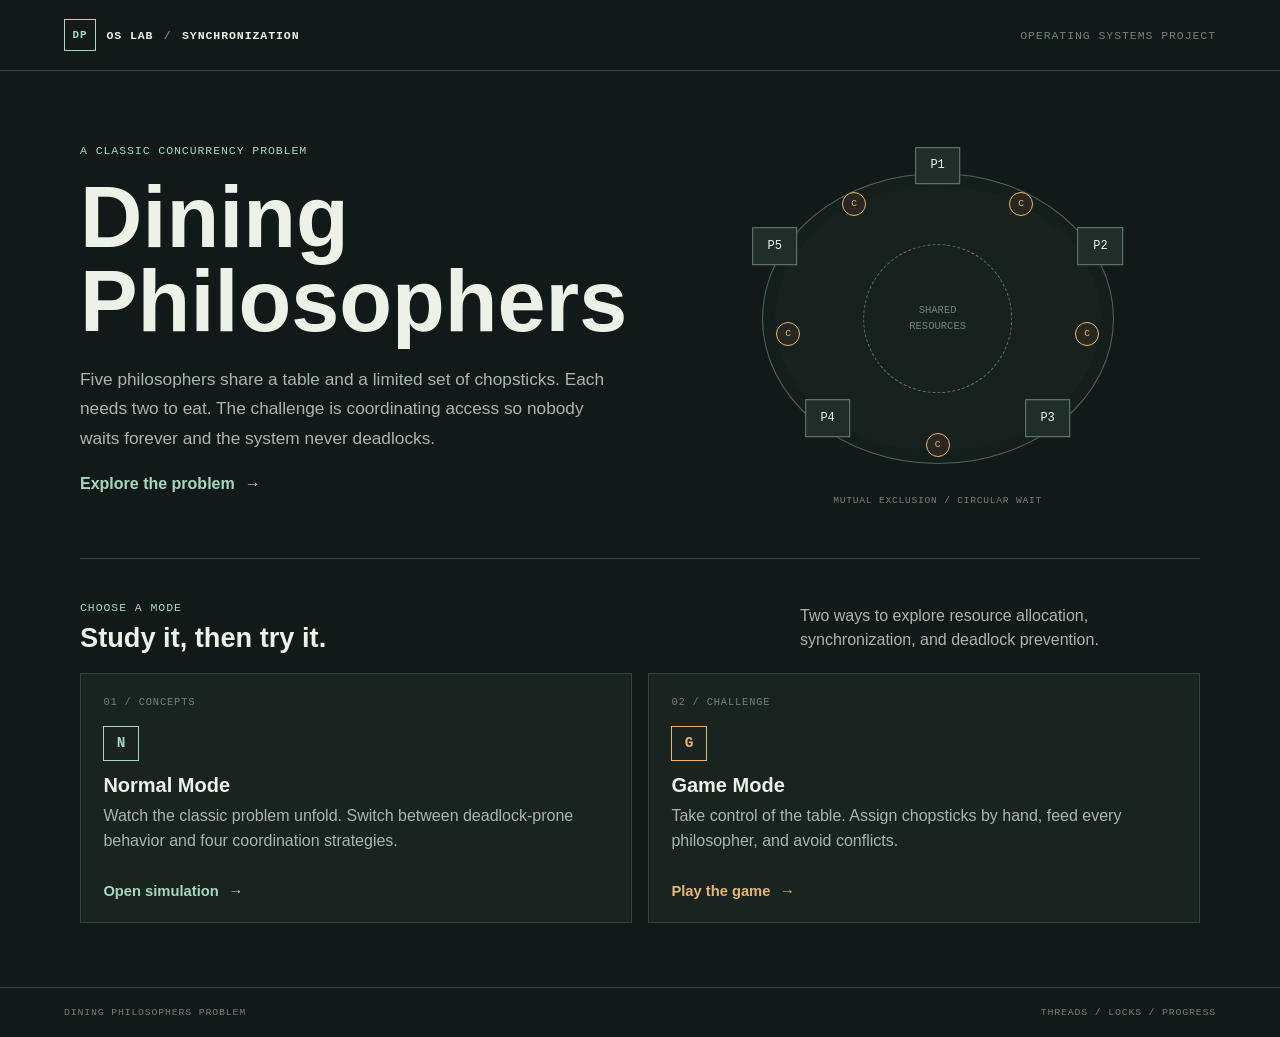
<file: index.html>
<!DOCTYPE html>
<html lang="en">
<head>
    <meta charset="UTF-8">
    <meta name="viewport" content="width=device-width, initial-scale=1.0">
    <meta name="theme-color" content="#111a18">
    <title>Dining Philosophers | OS Lab</title>
    <link rel="stylesheet" href="style.css">
</head>
<body>
    <header class="site-header">
        <a class="wordmark" href="index.html"><span class="wordmark-mark">DP</span> OS LAB <span class="wordmark-divider">/</span> SYNCHRONIZATION</a>
        <span class="header-note">OPERATING SYSTEMS PROJECT</span>
    </header>

    <main>
        <section class="intro">
            <div class="intro-copy">
                <p class="eyebrow">A CLASSIC CONCURRENCY PROBLEM</p>
                <h1>Dining<br>Philosophers</h1>
                <p class="intro-text">Five philosophers share a table and a limited set of chopsticks. Each needs two to eat. The challenge is coordinating access so nobody waits forever and the system never deadlocks.</p>
                <a class="text-link" href="normal.html">Explore the problem <span aria-hidden="true">&#8594;</span></a>
            </div>
            <div class="table-illustration" aria-label="A diagram of philosophers arranged around shared chopsticks">
                <div class="table-ring"></div>
                <span class="diagram-seat seat-a">P1</span>
                <span class="diagram-seat seat-b">P2</span>
                <span class="diagram-seat seat-c">P3</span>
                <span class="diagram-seat seat-d">P4</span>
                <span class="diagram-seat seat-e">P5</span>
                <span class="diagram-fork fork-a">C</span>
                <span class="diagram-fork fork-b">C</span>
                <span class="diagram-fork fork-c">C</span>
                <span class="diagram-fork fork-d">C</span>
                <span class="diagram-fork fork-e">C</span>
                <div class="diagram-center"><span>SHARED<br>RESOURCES</span></div>
                <span class="diagram-caption">MUTUAL EXCLUSION / CIRCULAR WAIT</span>
            </div>
        </section>

        <section class="mode-section" aria-labelledby="mode-heading">
            <div class="section-heading">
                <div>
                    <p class="eyebrow">CHOOSE A MODE</p>
                    <h2 id="mode-heading">Study it, then try it.</h2>
                </div>
                <p>Two ways to explore resource allocation, synchronization, and deadlock prevention.</p>
            </div>
            <div class="mode-grid">
                <a class="mode-card" href="normal.html">
                    <span class="mode-index">01 / CONCEPTS</span>
                    <span class="mode-icon" aria-hidden="true">N</span>
                    <h3>Normal Mode</h3>
                    <p>Watch the classic problem unfold. Switch between deadlock-prone behavior and four coordination strategies.</p>
                    <span class="mode-action">Open simulation <span aria-hidden="true">&#8594;</span></span>
                </a>
                <a class="mode-card game-card" href="game.html">
                    <span class="mode-index">02 / CHALLENGE</span>
                    <span class="mode-icon" aria-hidden="true">G</span>
                    <h3>Game Mode</h3>
                    <p>Take control of the table. Assign chopsticks by hand, feed every philosopher, and avoid conflicts.</p>
                    <span class="mode-action">Play the game <span aria-hidden="true">&#8594;</span></span>
                </a>
            </div>
        </section>
    </main>

    <footer class="site-footer"><span>DINING PHILOSOPHERS PROBLEM</span><span>THREADS / LOCKS / PROGRESS</span></footer>
</body>
</html>
</file>
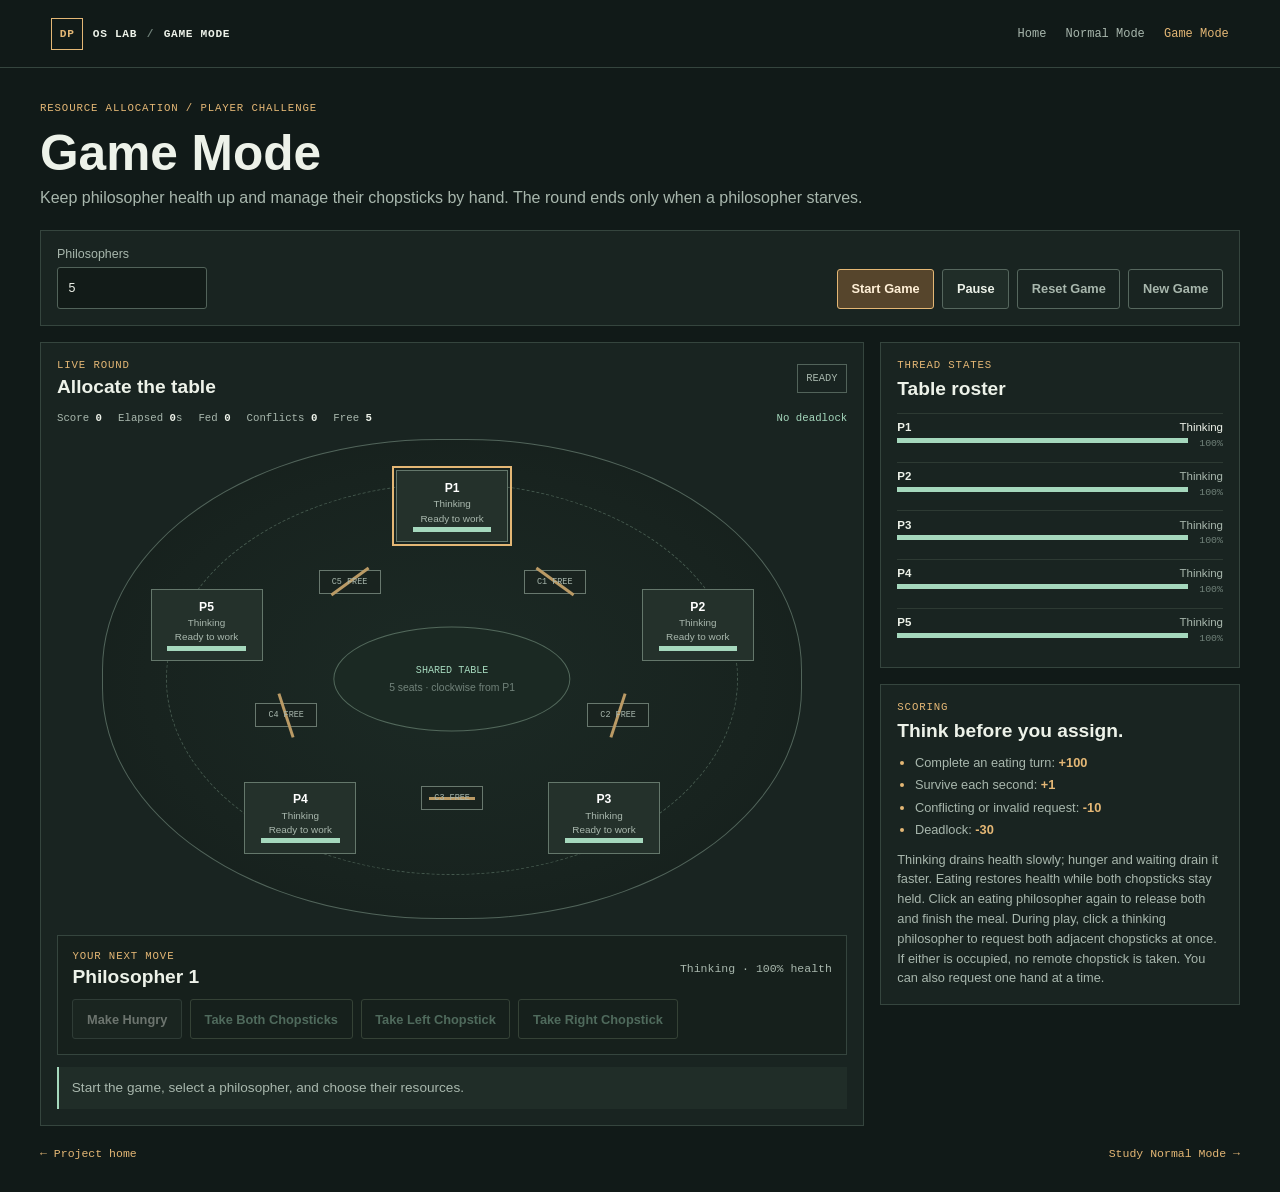
<file: game.html>
<!DOCTYPE html>
<html lang="en">
<head>
    <meta charset="UTF-8">
    <meta name="viewport" content="width=device-width, initial-scale=1.0">
    <meta name="theme-color" content="#111a18">
    <title>Game Mode | Dining Philosophers</title>
    <link rel="stylesheet" href="game.css">
    <script src="game.js" defer></script>
</head>
<body>
    <header class="site-header">
        <a class="wordmark" href="index.html"><span class="wordmark-mark">DP</span> OS LAB <span class="wordmark-divider">/</span> GAME MODE</a>
        <nav aria-label="Project pages"><a href="index.html">Home</a><a href="normal.html">Normal Mode</a><a class="active" href="game.html" aria-current="page">Game Mode</a></nav>
    </header>
    <main class="page-shell">
        <section class="page-intro">
            <p class="eyebrow">RESOURCE ALLOCATION / PLAYER CHALLENGE</p>
            <h1>Game Mode</h1>
            <p>Keep philosopher health up and manage their chopsticks by hand. The round ends only when a philosopher starves.</p>
        </section>

        <section class="controls" aria-label="Game setup and controls">
            <label>Philosophers
                <input id="philosopher-count" type="number" min="2" max="10" value="5">
            </label>
            <div class="control-buttons">
                <button id="start-button" class="button primary" type="button">Start Game</button>
                <button id="pause-button" class="button secondary" type="button">Pause</button>
                <button id="reset-button" class="button quiet" type="button">Reset Game</button>
                <button id="new-game-button" class="button quiet" type="button">New Game</button>
            </div>
        </section>

        <section class="game-layout">
            <div class="game-panel">
                <div class="panel-heading">
                    <div><p class="eyebrow">LIVE ROUND</p><h2>Allocate the table</h2></div>
                    <span id="game-status" class="status-pill">READY</span>
                </div>
                <div class="metrics" aria-live="polite">
                    <span>Score <strong id="score">0</strong></span>
                    <span>Elapsed <strong id="time-left">0</strong>s</span>
                    <span>Fed <strong id="fed-count">0</strong></span>
                    <span>Conflicts <strong id="conflict-count">0</strong></span>
                    <span>Free <strong id="free-count">5</strong></span>
                    <span id="deadlock-indicator">No deadlock</span>
                </div>
                <div id="table" class="table" aria-label="Interactive circular dining table">
                    <div id="philosophers"></div>
                    <div id="chopsticks"></div>
                    <div class="table-center"><strong>SHARED TABLE</strong><span id="center-note">5 threads / 5 chopsticks</span></div>
                </div>
                <section class="player-controls" aria-label="Selected philosopher actions">
                    <div class="player-controls-heading"><div><p class="eyebrow">YOUR NEXT MOVE</p><h2 id="selected-label">Philosopher 1</h2></div><span id="selected-state">Thinking</span></div>
                    <div class="action-buttons">
                        <button id="make-hungry-button" class="button secondary" type="button">Make Hungry</button>
                        <button id="take-both-button" class="button resource" type="button">Take Both Chopsticks</button>
                        <button id="take-left-button" class="button resource" type="button">Take Left Chopstick</button>
                        <button id="take-right-button" class="button resource" type="button">Take Right Chopstick</button>
                    </div>
                </section>
                <p id="game-message" class="game-message" role="status" aria-live="polite">Start the game, select a philosopher, and choose their resources.</p>
            </div>

            <aside class="side-panel">
                <section class="roster-section">
                    <p class="eyebrow">THREAD STATES</p>
                    <h2>Table roster</h2>
                    <div id="roster" class="roster"></div>
                </section>
                <section class="rules-section">
                    <p class="eyebrow">SCORING</p>
                    <h2>Think before you assign.</h2>
                    <ul>
                        <li>Complete an eating turn: <strong>+100</strong></li>
                        <li>Survive each second: <strong>+1</strong></li>
                        <li>Conflicting or invalid request: <strong>-10</strong></li>
                        <li>Deadlock: <strong>-30</strong></li>
                    </ul>
                    <p>Thinking drains health slowly; hunger and waiting drain it faster. Eating restores health while both chopsticks stay held. Click an eating philosopher again to release both and finish the meal. During play, click a thinking philosopher to request both adjacent chopsticks at once. If either is occupied, no remote chopstick is taken. You can also request one hand at a time.</p>
                </section>
            </aside>
        </section>

        <section id="result-panel" class="result-panel" hidden aria-live="polite">
            <p class="eyebrow">ROUND SUMMARY</p>
            <h2 id="result-title">Game over</h2>
            <p id="result-feedback"></p>
            <div class="result-stats"><span>Score <strong id="result-score">0</strong></span><span>Philosophers fed <strong id="result-fed">0</strong></span><span>Deadlock occurred <strong id="result-deadlock">No</strong></span><span>Conflicts <strong id="result-conflicts">0</strong></span></div>
            <button id="result-new-game-button" class="button primary" type="button">Play Again</button>
        </section>
        <footer class="page-footer"><a href="index.html">&larr; Project home</a><a href="normal.html">Study Normal Mode &rarr;</a></footer>
    </main>
</body>
</html>
</file>
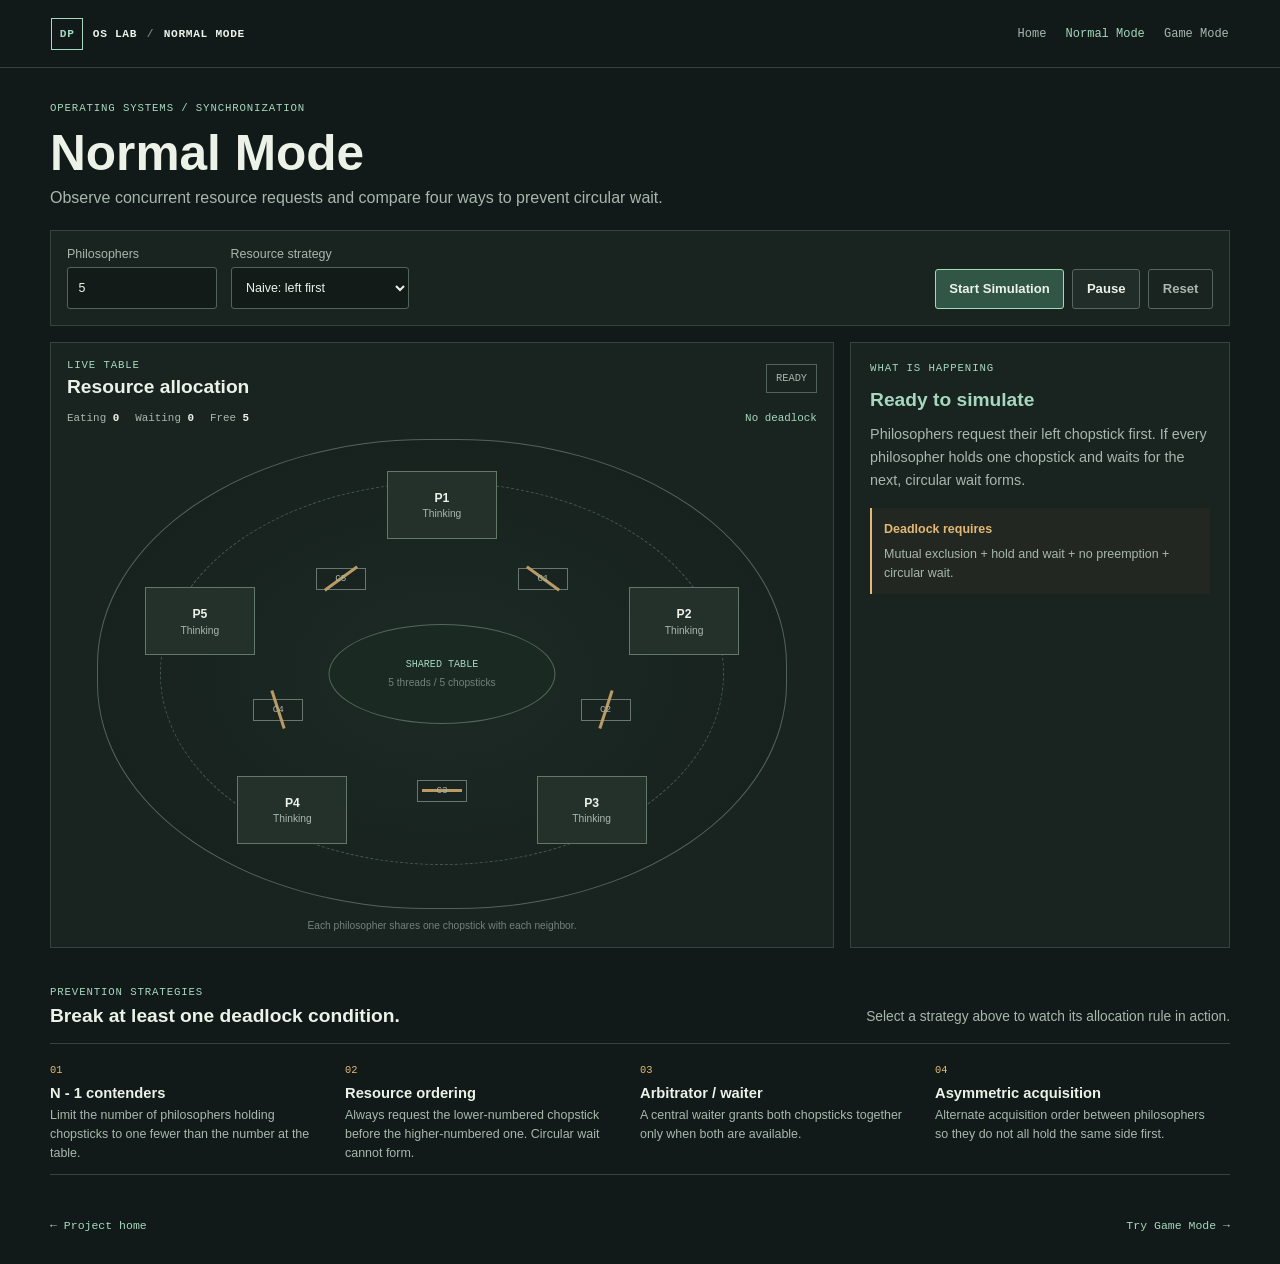
<file: normal.html>
<!DOCTYPE html>
<html lang="en">
<head>
    <meta charset="UTF-8">
    <meta name="viewport" content="width=device-width, initial-scale=1.0">
    <meta name="theme-color" content="#111a18">
    <title>Normal Mode | Dining Philosophers</title>
    <link rel="stylesheet" href="normal.css">
    <script src="normal.js" defer></script>
</head>
<body>
    <header class="site-header">
        <a class="wordmark" href="index.html"><span class="wordmark-mark">DP</span> OS LAB <span class="wordmark-divider">/</span> NORMAL MODE</a>
        <nav aria-label="Project pages"><a href="index.html">Home</a><a class="active" href="normal.html" aria-current="page">Normal Mode</a><a href="game.html">Game Mode</a></nav>
    </header>
    <main class="page-shell">
        <section class="page-intro">
            <p class="eyebrow">OPERATING SYSTEMS / SYNCHRONIZATION</p>
            <h1>Normal Mode</h1>
            <p>Observe concurrent resource requests and compare four ways to prevent circular wait.</p>
        </section>

        <section class="controls" aria-label="Simulation controls">
            <label>Philosophers
                <input id="philosopher-count" type="number" min="2" max="10" value="5">
            </label>
            <label>Resource strategy
                <select id="strategy-select">
                    <option value="unsafe">Naive: left first</option>
                    <option value="limit">Limit contenders to N - 1</option>
                    <option value="ordering">Resource ordering</option>
                    <option value="waiter">Arbitrator / waiter</option>
                    <option value="asymmetric">Asymmetric acquisition</option>
                </select>
            </label>
            <div class="control-buttons">
                <button id="start-button" class="button primary" type="button">Start Simulation</button>
                <button id="pause-button" class="button secondary" type="button">Pause</button>
                <button id="reset-button" class="button quiet" type="button">Reset</button>
            </div>
        </section>

        <section class="simulation-grid">
            <div class="simulation-panel">
                <div class="panel-heading">
                    <div><p class="eyebrow">LIVE TABLE</p><h2>Resource allocation</h2></div>
                    <span id="simulation-status" class="status-pill">READY</span>
                </div>
                <div class="metrics" aria-live="polite">
                    <span>Eating <strong id="eating-count">0</strong></span>
                    <span>Waiting <strong id="waiting-count">0</strong></span>
                    <span>Free <strong id="free-count">5</strong></span>
                    <span id="deadlock-status">No deadlock</span>
                </div>
                <div id="table" class="table" aria-label="Circular dining table">
                    <div id="philosophers"></div>
                    <div id="chopsticks"></div>
                    <div class="table-center"><strong>SHARED TABLE</strong><span id="center-note">N threads / N chopsticks</span></div>
                </div>
                <p class="table-caption">Each philosopher shares one chopstick with each neighbor.</p>
            </div>

            <aside class="explanation-panel" aria-live="polite">
                <p class="eyebrow">WHAT IS HAPPENING</p>
                <h2 id="explanation-title">Ready to simulate</h2>
                <p id="explanation-text">Start the simulation to see philosophers request their neighboring chopsticks. Change the strategy to compare how the allocation changes.</p>
                <div class="cycle-callout"><strong>Deadlock requires</strong><span>Mutual exclusion + hold and wait + no preemption + circular wait.</span></div>
            </aside>
        </section>

        <section class="solutions" aria-labelledby="solutions-title">
            <div class="section-heading"><div><p class="eyebrow">PREVENTION STRATEGIES</p><h2 id="solutions-title">Break at least one deadlock condition.</h2></div><p>Select a strategy above to watch its allocation rule in action.</p></div>
            <div class="solution-grid">
                <article><span>01</span><h3>N - 1 contenders</h3><p>Limit the number of philosophers holding chopsticks to one fewer than the number at the table.</p></article>
                <article><span>02</span><h3>Resource ordering</h3><p>Always request the lower-numbered chopstick before the higher-numbered one. Circular wait cannot form.</p></article>
                <article><span>03</span><h3>Arbitrator / waiter</h3><p>A central waiter grants both chopsticks together only when both are available.</p></article>
                <article><span>04</span><h3>Asymmetric acquisition</h3><p>Alternate acquisition order between philosophers so they do not all hold the same side first.</p></article>
            </div>
        </section>
        <footer class="page-footer"><a href="index.html">&larr; Project home</a><a href="game.html">Try Game Mode &rarr;</a></footer>
    </main>
</body>
</html>
</file>
<file: style.css>
:root {
    color-scheme: dark;
    --canvas: #111a18;
    --panel: #192421;
    --panel-raised: #202d28;
    --line: #35453e;
    --ink: #edf2e9;
    --muted: #a8b7ad;
    --soft: #71827a;
    --mint: #a5d8bd;
    --amber: #e4b775;
    --red: #d8786d;
}

* { box-sizing: border-box; }

body {
    min-width: 320px;
    min-height: 100vh;
    margin: 0;
    background: var(--canvas);
    color: var(--ink);
    font-family: "Trebuchet MS", "Segoe UI", sans-serif;
}

a { color: inherit; text-decoration: none; }
.site-header, .site-footer { display: flex; align-items: center; justify-content: space-between; gap: 1rem; padding: 1.2rem clamp(1.2rem, 5vw, 5rem); border-bottom: 1px solid var(--line); }
.wordmark, .header-note, .eyebrow, .mode-index, .site-footer, .diagram-caption { font-family: Consolas, "Courier New", monospace; font-size: 0.72rem; letter-spacing: 0.08em; }
.wordmark { display: inline-flex; align-items: center; gap: 0.65rem; font-weight: 700; }
.wordmark-mark { display: grid; width: 2rem; aspect-ratio: 1; place-items: center; border: 1px solid var(--mint); color: var(--mint); font-size: 0.68rem; }
.wordmark-divider, .header-note, .site-footer { color: var(--soft); }
main { width: min(1120px, calc(100% - 2.5rem)); margin: 0 auto; }
.intro { display: grid; min-height: 430px; grid-template-columns: 1fr 1fr; align-items: center; gap: 3rem; padding: 3.5rem 0 3rem; border-bottom: 1px solid var(--line); }
.eyebrow { margin: 0 0 1.1rem; color: var(--mint); }
h1, h2, h3, p { margin-top: 0; }
h1 { margin-bottom: 1.3rem; font-size: clamp(3rem, 7vw, 5.4rem); font-weight: 600; letter-spacing: 0; line-height: 0.98; }
.intro-text { max-width: 34rem; margin-bottom: 1.4rem; color: var(--muted); font-size: 1.08rem; line-height: 1.7; }
.text-link, .mode-action { color: var(--mint); font-weight: 700; }
.text-link span, .mode-action span { padding-left: 0.35rem; }
.table-illustration { position: relative; width: min(100%, 440px); aspect-ratio: 1.15; justify-self: center; }
.table-ring { position: absolute; inset: 12% 10%; border: 1px solid #51645a; border-radius: 50%; background: #17211e; box-shadow: inset 0 0 0 12px #141e1a; }
.diagram-center { position: absolute; top: 50%; left: 50%; display: grid; width: 34%; aspect-ratio: 1; place-items: center; transform: translate(-50%, -50%); border: 1px dashed #64766a; border-radius: 50%; color: var(--soft); text-align: center; font: 0.66rem/1.6 Consolas, monospace; }
.diagram-seat, .diagram-fork { position: absolute; z-index: 1; display: grid; place-items: center; transform: translate(-50%, -50%); font-family: Consolas, monospace; }
.diagram-seat { width: 2.85rem; height: 2.35rem; border: 1px solid #6a8173; background: var(--panel-raised); color: var(--ink); font-size: 0.75rem; }
.seat-a { top: 10%; left: 50%; }.seat-b { top: 31%; left: 87%; }.seat-c { top: 76%; left: 75%; }.seat-d { top: 76%; left: 25%; }.seat-e { top: 31%; left: 13%; }
.diagram-fork { width: 1.5rem; height: 1.5rem; border: 1px solid var(--amber); border-radius: 50%; background: #28261e; color: var(--amber); font-size: 0.6rem; }
.fork-a { top: 20%; left: 69%; }.fork-b { top: 54%; left: 84%; }.fork-c { top: 83%; left: 50%; }.fork-d { top: 54%; left: 16%; }.fork-e { top: 20%; left: 31%; }
.diagram-caption { position: absolute; right: 0; bottom: 1%; left: 0; color: var(--soft); text-align: center; font-size: 0.6rem; }
.mode-section { padding: 2.6rem 0 4rem; }
.section-heading { display: flex; align-items: end; justify-content: space-between; gap: 2rem; margin-bottom: 1.2rem; }
.section-heading .eyebrow { margin-bottom: 0.5rem; }
h2 { margin-bottom: 0; font-size: 1.7rem; font-weight: 600; }
.section-heading > p { max-width: 25rem; margin-bottom: 0.1rem; color: var(--muted); line-height: 1.5; }
.mode-grid { display: grid; grid-template-columns: repeat(2, minmax(0, 1fr)); gap: 1rem; }
.mode-card { position: relative; display: flex; min-height: 250px; flex-direction: column; align-items: flex-start; padding: 1.4rem; border: 1px solid var(--line); background: var(--panel); transition: border-color 160ms ease, background-color 160ms ease, transform 160ms ease; }
.mode-card:hover, .mode-card:focus-visible { transform: translateY(-3px); border-color: var(--mint); background: var(--panel-raised); outline: none; }
.game-card:hover, .game-card:focus-visible { border-color: var(--amber); }
.mode-index { color: var(--soft); font-size: 0.65rem; }
.mode-icon { display: grid; width: 2.2rem; height: 2.2rem; margin: 1.1rem 0 0.8rem; place-items: center; border: 1px solid var(--mint); color: var(--mint); font: 700 0.9rem Consolas, monospace; }
.game-card .mode-icon { border-color: var(--amber); color: var(--amber); }
.mode-card h3 { margin-bottom: 0.45rem; font-size: 1.25rem; }
.mode-card p { max-width: 31rem; margin-bottom: 1.1rem; color: var(--muted); line-height: 1.55; }
.mode-action { margin-top: auto; font-size: 0.92rem; }
.game-card .mode-action { color: var(--amber); }
.site-footer { border-top: 1px solid var(--line); border-bottom: 0; font-size: 0.62rem; }

@media (max-width: 700px) {
    .header-note { display: none; }
    .intro { grid-template-columns: 1fr; gap: 1.2rem; padding-top: 2.8rem; }
    .table-illustration { width: min(100%, 390px); }
    .section-heading { align-items: flex-start; flex-direction: column; gap: 0.7rem; }
    .mode-grid { grid-template-columns: 1fr; }
}

@media (max-width: 420px) {
    .site-header, .site-footer { padding-right: 1rem; padding-left: 1rem; }
    main { width: calc(100% - 2rem); }
    .wordmark { gap: 0.45rem; font-size: 0.63rem; }
    .intro { min-height: auto; }
    h1 { font-size: 3.2rem; }
    .diagram-caption { font-size: 0.5rem; }
    .site-footer { align-items: flex-start; flex-direction: column; gap: 0.4rem; }
}
</file>
<file: game.css>
:root {
    color-scheme: dark;
    --canvas: #111a18;
    --panel: #192421;
    --panel-raised: #202d28;
    --line: #35453e;
    --ink: #edf2e9;
    --muted: #a8b7ad;
    --soft: #71827a;
    --mint: #a5d8bd;
    --amber: #e4b775;
    --red: #d8786d;
}

* { box-sizing: border-box; }
body { min-width: 320px; min-height: 100vh; margin: 0; background: var(--canvas); color: var(--ink); font-family: "Trebuchet MS", "Segoe UI", sans-serif; }
a { color: inherit; text-decoration: none; }
button, input { font: inherit; }
.site-header { display: flex; min-height: 68px; align-items: center; justify-content: space-between; gap: 1rem; padding: 0.8rem clamp(1rem, 4vw, 3.5rem); border-bottom: 1px solid var(--line); }
.wordmark, .eyebrow, .site-header nav, .status-pill, .metrics, .page-footer { font-family: Consolas, "Courier New", monospace; }
.wordmark { display: inline-flex; align-items: center; gap: 0.6rem; font-size: 0.7rem; font-weight: 700; letter-spacing: 0.06em; white-space: nowrap; }
.wordmark-mark { display: grid; width: 2rem; aspect-ratio: 1; place-items: center; border: 1px solid var(--amber); color: var(--amber); }
.wordmark-divider { color: var(--soft); }
.site-header nav { display: flex; gap: 1.2rem; color: var(--muted); font-size: 0.75rem; }
.site-header nav a:hover, .site-header nav .active { color: var(--amber); }
.page-shell { width: min(1200px, calc(100% - 2rem)); margin: auto; }
.page-intro { padding: 2.1rem 0 1.4rem; }
.eyebrow { margin: 0 0 0.65rem; color: var(--amber); font-size: 0.67rem; letter-spacing: 0.08em; }
h1, h2, h3, p { margin-top: 0; }
h1 { margin-bottom: 0.45rem; font-size: clamp(2rem, 4vw, 3.1rem); font-weight: 600; letter-spacing: 0; }
.page-intro > p:last-child { margin-bottom: 0; color: var(--muted); }
.controls { display: flex; flex-wrap: wrap; align-items: end; justify-content: space-between; gap: 0.85rem; margin-bottom: 1rem; padding: 1rem; border: 1px solid var(--line); background: var(--panel); }
.controls label { display: grid; min-width: 150px; gap: 0.4rem; color: var(--muted); font-size: 0.78rem; }
.controls input { min-height: 42px; padding: 0.55rem 0.65rem; border: 1px solid #52635a; border-radius: 3px; background: #121b18; color: var(--ink); }
.control-buttons, .action-buttons { display: flex; flex-wrap: wrap; gap: 0.5rem; }
.button { min-height: 40px; padding: 0.55rem 0.85rem; border: 1px solid #56675e; border-radius: 3px; background: transparent; color: var(--ink); cursor: pointer; font-size: 0.8rem; font-weight: 700; }
.button:hover:not(:disabled) { border-color: var(--amber); }
.button:focus-visible, input:focus-visible, a:focus-visible { outline: 2px solid var(--amber); outline-offset: 2px; }
.button.primary { border-color: var(--amber); background: #56452c; color: #fff0d7; }
.button.secondary { background: var(--panel-raised); }
.button.quiet { color: var(--muted); }
.button.resource { border-color: #64765f; color: var(--mint); }
.button:disabled { opacity: 0.4; cursor: not-allowed; }
.game-layout { display: grid; grid-template-columns: minmax(0, 1.65fr) minmax(250px, 0.72fr); gap: 1rem; align-items: start; }
.game-panel, .side-panel { min-width: 0; }
.game-panel { padding: 1rem; border: 1px solid var(--line); background: var(--panel); }
.panel-heading { display: flex; align-items: center; justify-content: space-between; gap: 1rem; }
.panel-heading .eyebrow { margin-bottom: 0.3rem; }
h2 { margin-bottom: 0; font-size: 1.2rem; font-weight: 600; }
.status-pill { padding: 0.45rem 0.55rem; border: 1px solid #52635a; color: var(--muted); font-size: 0.65rem; }
.status-pill[data-state="running"] { border-color: var(--mint); color: var(--mint); }
.status-pill[data-state="paused"] { border-color: var(--amber); color: var(--amber); }
.status-pill[data-state="deadlocked"], .status-pill[data-state="over"] { border-color: var(--red); color: var(--red); }
.metrics { display: flex; flex-wrap: wrap; gap: 0.6rem 1rem; margin: 0.9rem 0; color: var(--muted); font-size: 0.67rem; }
.metrics strong { color: var(--ink); }
#deadlock-indicator { margin-left: auto; color: var(--mint); }
#deadlock-indicator.is-deadlocked { color: var(--red); }
.table { position: relative; width: min(100%, 700px); min-height: 480px; margin: auto; overflow: hidden; border: 1px solid #51645a; border-radius: 48%; background: radial-gradient(ellipse at center, #1c2a25 0, #18231f 62%, #141d1a 100%); }
.table::before { position: absolute; inset: 9%; border: 1px dashed #44584d; border-radius: 50%; content: ""; }
#philosophers, #chopsticks { position: absolute; inset: 0; }
.philosopher, .chopstick { position: absolute; transform: translate(-50%, -50%); }
.philosopher { z-index: 2; display: grid; width: clamp(82px, 13vw, 112px); min-height: 72px; align-content: center; justify-items: center; gap: 0.2rem; padding: 0.45rem; border: 1px solid #64776b; background: #24312b; text-align: center; cursor: pointer; transition: border-color 180ms ease, background-color 180ms ease; }
.philosopher:hover { border-color: var(--amber); }
.philosopher.is-selected { outline: 2px solid var(--amber); outline-offset: 2px; }
.philosopher strong { font-size: 0.76rem; }
.philosopher span { color: var(--muted); font-size: 0.62rem; }
.seat-health { width: 82%; height: 5px; overflow: hidden; background: #35443d; }
.seat-health-fill, .health-fill { display: block; width: 100%; height: 100%; background: var(--mint); transition: width 220ms linear, background-color 180ms ease; }
.seat-health-fill[data-level="medium"], .health-fill[data-level="medium"] { background: var(--amber); }
.seat-health-fill[data-level="low"], .health-fill[data-level="low"] { background: var(--red); }
.philosopher[data-state="hungry"] { border-bottom: 3px solid var(--amber); }
.philosopher[data-state="waiting"] { border-color: var(--red); background: #382725; }
.philosopher[data-state="eating"] { border-color: var(--mint); background: #294236; box-shadow: 0 0 0 2px #a5d8bd22; }
.philosopher[data-fed="true"]::after { position: absolute; top: -0.45rem; right: -0.4rem; display: grid; width: 1.2rem; height: 1.2rem; place-items: center; border-radius: 50%; background: var(--mint); color: #142019; content: "✓"; font-size: 0.75rem; font-weight: 700; }
.chopstick { z-index: 3; display: grid; width: 62px; height: 24px; place-items: center; border: 1px solid #68786e; background: #19231f; color: var(--muted); font: 0.53rem Consolas, monospace; transition: left 260ms ease, top 260ms ease, color 160ms ease, border-color 160ms ease; }
.chopstick::before { position: absolute; z-index: -1; width: 46px; height: 3px; transform: rotate(var(--angle, 0deg)); background: #ba9a65; content: ""; }
.chopstick.is-held { border-color: var(--amber); color: var(--amber); }
.chopstick.is-used { border-color: var(--mint); color: var(--mint); }
.table-center { position: absolute; top: 50%; left: 50%; z-index: 1; display: grid; width: 34%; min-height: 105px; align-content: center; justify-items: center; gap: 0.4rem; transform: translate(-50%, -50%); border: 1px solid #52685b; border-radius: 50%; background: #1b2923; text-align: center; }
.table-center strong { color: var(--mint); font: 0.63rem Consolas, monospace; }
.table-center span { color: var(--soft); font-size: 0.65rem; }
.player-controls { margin-top: 1rem; padding: 0.9rem; border: 1px solid var(--line); background: #16201c; }
.player-controls-heading { display: flex; align-items: center; justify-content: space-between; gap: 1rem; margin-bottom: 0.7rem; }
.player-controls-heading .eyebrow { margin-bottom: 0.25rem; }
.player-controls-heading h2 { color: var(--ink); }
#selected-state { color: var(--muted); font: 0.72rem Consolas, monospace; }
.game-message { min-height: 2.6rem; margin: 0.8rem 0 0; padding: 0.7rem 0.8rem; border-left: 2px solid var(--mint); background: #202d28; color: var(--muted); font-size: 0.85rem; line-height: 1.45; }
.game-message[data-type="warning"] { border-color: var(--amber); }
.game-message[data-type="danger"] { border-color: var(--red); color: #f0b9b2; }
.side-panel { display: grid; gap: 1rem; }
.roster-section, .rules-section { padding: 1rem; border: 1px solid var(--line); background: var(--panel); }
.roster-section .eyebrow, .rules-section .eyebrow { margin-bottom: 0.45rem; }
.roster-section h2, .rules-section h2 { margin-bottom: 0.8rem; }
.roster { display: grid; gap: 0.35rem; }
.roster-row { display: grid; grid-template-columns: 1fr auto; gap: 0.3rem 0.7rem; padding: 0.45rem 0; border-top: 1px solid #2d3a33; color: var(--muted); font-size: 0.72rem; }
.roster-heading { display: flex; justify-content: space-between; gap: 0.5rem; grid-column: 1 / -1; }
.roster-row .health-track { height: 5px; overflow: hidden; background: #35443d; }
.roster-row small { align-self: center; color: var(--soft); font: 0.62rem Consolas, monospace; }
.roster-row.is-selected { color: var(--ink); }
.roster-row strong { color: var(--ink); }
.roster-row[data-state="eating"] .roster-state { color: var(--mint); }
.roster-row[data-state="waiting"] .roster-state { color: var(--red); }
.rules-section ul { display: grid; gap: 0.45rem; padding-left: 1.1rem; color: var(--muted); font-size: 0.8rem; }
.rules-section li::marker { color: var(--amber); }
.rules-section li strong { color: var(--amber); }
.rules-section > p:last-child { margin-bottom: 0; color: var(--muted); font-size: 0.8rem; line-height: 1.55; }
.result-panel { margin-top: 1rem; padding: 1.2rem; border: 1px solid var(--mint); background: #1b2923; }
.result-panel[hidden] { display: none; }
.result-panel .eyebrow { margin-bottom: 0.45rem; }
.result-panel h2 { margin-bottom: 0.5rem; color: var(--mint); }
.result-panel > p:not(.eyebrow) { color: var(--muted); }
.result-stats { display: flex; flex-wrap: wrap; gap: 0.7rem 1.4rem; margin: 0.9rem 0 1rem; color: var(--muted); font: 0.75rem Consolas, monospace; }
.result-stats strong { color: var(--ink); }
.page-footer { display: flex; justify-content: space-between; padding: 1.3rem 0 2rem; color: var(--amber); font-size: 0.72rem; }
.page-footer a:hover { color: var(--mint); }

@media (max-width: 880px) {
    .game-layout { grid-template-columns: 1fr; }
    .side-panel { grid-template-columns: 1fr 1fr; }
}

@media (max-width: 600px) {
    .site-header { align-items: flex-start; flex-direction: column; }
    .site-header nav { width: 100%; justify-content: space-between; gap: 0.5rem; }
    .controls { align-items: stretch; flex-direction: column; }
    .controls label { width: 100%; }
    .control-buttons { justify-content: flex-start; }
    .table { min-height: 390px; border-radius: 43%; }
    .philosopher { width: 68px; min-height: 58px; padding: 0.25rem; }
    .philosopher strong { font-size: 0.66rem; }
    .philosopher span { font-size: 0.52rem; }
    .philosopher .seat-health { width: 90%; }
    .chopstick { width: 52px; font-size: 0.47rem; }
    .table-center { width: 38%; min-height: 80px; }
    .table-center strong { font-size: 0.53rem; }
    .table-center span { font-size: 0.56rem; }
    .side-panel { grid-template-columns: 1fr; }
    .action-buttons .button { flex: 1 1 42%; padding: 0.45rem; font-size: 0.73rem; }
    .page-footer { gap: 1rem; font-size: 0.65rem; }
}
</file>
<file: normal.css>
:root {
    color-scheme: dark;
    --canvas: #111a18;
    --panel: #192421;
    --panel-raised: #202d28;
    --line: #35453e;
    --ink: #edf2e9;
    --muted: #a8b7ad;
    --soft: #71827a;
    --mint: #a5d8bd;
    --amber: #e4b775;
    --red: #d8786d;
    --blue: #83b9d1;
}

* { box-sizing: border-box; }
body { min-width: 320px; min-height: 100vh; margin: 0; background: var(--canvas); color: var(--ink); font-family: "Trebuchet MS", "Segoe UI", sans-serif; }
a { color: inherit; text-decoration: none; }
button, input, select { font: inherit; }
.site-header { display: flex; min-height: 68px; align-items: center; justify-content: space-between; gap: 1rem; padding: 0.8rem clamp(1rem, 4vw, 3.5rem); border-bottom: 1px solid var(--line); }
.wordmark, .eyebrow, .site-header nav, .status-pill, .metrics, .event-log, .page-footer { font-family: Consolas, "Courier New", monospace; }
.wordmark { display: inline-flex; align-items: center; gap: 0.6rem; font-size: 0.7rem; font-weight: 700; letter-spacing: 0.06em; white-space: nowrap; }
.wordmark-mark { display: grid; width: 2rem; aspect-ratio: 1; place-items: center; border: 1px solid var(--mint); color: var(--mint); }
.wordmark-divider { color: var(--soft); }
.site-header nav { display: flex; gap: 1.2rem; color: var(--muted); font-size: 0.75rem; }
.site-header nav a:hover, .site-header nav .active { color: var(--mint); }
.page-shell { width: min(1180px, calc(100% - 2rem)); margin: auto; }
.page-intro { padding: 2.1rem 0 1.4rem; }
.eyebrow { margin: 0 0 0.65rem; color: var(--mint); font-size: 0.67rem; letter-spacing: 0.08em; }
h1, h2, h3, p { margin-top: 0; }
h1 { margin-bottom: 0.45rem; font-size: clamp(2rem, 4vw, 3.1rem); font-weight: 600; letter-spacing: 0; }
.page-intro > p:last-child { margin-bottom: 0; color: var(--muted); }
.controls { display: flex; flex-wrap: wrap; align-items: end; gap: 0.85rem; margin-bottom: 1rem; padding: 1rem; border: 1px solid var(--line); background: var(--panel); }
.controls label { display: grid; min-width: 150px; gap: 0.4rem; color: var(--muted); font-size: 0.78rem; }
.controls input, .controls select { min-height: 42px; padding: 0.55rem 0.65rem; border: 1px solid #52635a; border-radius: 3px; background: #121b18; color: var(--ink); }
.control-buttons { display: flex; flex: 1; flex-wrap: wrap; justify-content: flex-end; gap: 0.5rem; }
.button { min-height: 40px; padding: 0.55rem 0.85rem; border: 1px solid #56675e; border-radius: 3px; background: transparent; color: var(--ink); cursor: pointer; font-size: 0.82rem; font-weight: 700; }
.button:hover:not(:disabled) { border-color: var(--mint); }
.button:focus-visible, input:focus-visible, select:focus-visible, a:focus-visible { outline: 2px solid var(--mint); outline-offset: 2px; }
.button.primary { border-color: var(--mint); background: #315645; }
.button.secondary { background: var(--panel-raised); }
.button.quiet { color: var(--muted); }
.button:disabled { opacity: 0.45; cursor: not-allowed; }
.simulation-grid { display: grid; grid-template-columns: minmax(0, 1.65fr) minmax(250px, 0.8fr); gap: 1rem; align-items: stretch; }
.simulation-panel, .explanation-panel { min-width: 0; border: 1px solid var(--line); background: var(--panel); }
.simulation-panel { padding: 1rem; }
.panel-heading { display: flex; align-items: center; justify-content: space-between; gap: 1rem; }
.panel-heading .eyebrow { margin-bottom: 0.3rem; }
h2 { margin-bottom: 0; font-size: 1.2rem; font-weight: 600; }
.status-pill { padding: 0.45rem 0.55rem; border: 1px solid #52635a; color: var(--muted); font-size: 0.65rem; }
.status-pill[data-state="running"] { border-color: var(--mint); color: var(--mint); }
.status-pill[data-state="paused"] { border-color: var(--amber); color: var(--amber); }
.status-pill[data-state="deadlocked"] { border-color: var(--red); color: var(--red); }
.metrics { display: flex; flex-wrap: wrap; gap: 0.6rem 1rem; margin: 0.9rem 0; color: var(--muted); font-size: 0.68rem; }
.metrics strong { color: var(--ink); }
#deadlock-status { margin-left: auto; color: var(--mint); }
#deadlock-status.is-deadlocked { color: var(--red); }
.table { position: relative; width: min(100%, 690px); min-height: 470px; margin: auto; overflow: hidden; border: 1px solid #51645a; border-radius: 48%; background: radial-gradient(ellipse at center, #1c2a25 0, #18231f 62%, #141d1a 100%); }
.table::before { position: absolute; inset: 9%; border: 1px dashed #44584d; border-radius: 50%; content: ""; }
#philosophers, #chopsticks { position: absolute; inset: 0; }
.philosopher, .chopstick { position: absolute; transform: translate(-50%, -50%); }
.philosopher { z-index: 2; display: grid; width: clamp(78px, 13vw, 110px); min-height: 68px; align-content: center; justify-items: center; gap: 0.2rem; padding: 0.45rem; border: 1px solid #64776b; background: #24312b; text-align: center; transition: border-color 180ms ease, background-color 180ms ease; }
.philosopher strong { font-size: 0.76rem; }
.philosopher span { color: var(--muted); font-size: 0.64rem; }
.philosopher[data-state="hungry"] { border-color: var(--amber); }
.philosopher[data-state="waiting"] { border-color: var(--red); background: #382725; }
.philosopher[data-state="eating"] { border-color: var(--mint); background: #294236; }
.chopstick { z-index: 3; display: grid; width: 50px; height: 22px; place-items: center; border: 1px solid #68786e; background: #19231f; color: var(--muted); font: 0.58rem Consolas, monospace; transition: left 260ms ease, top 260ms ease, color 160ms ease; }
.chopstick::before { position: absolute; z-index: -1; width: 40px; height: 3px; transform: rotate(var(--angle, 0deg)); background: #ba9a65; content: ""; }
.chopstick.is-held { border-color: var(--amber); color: var(--amber); }
.table-center { position: absolute; top: 50%; left: 50%; z-index: 1; display: grid; width: 33%; min-height: 100px; align-content: center; justify-items: center; gap: 0.45rem; transform: translate(-50%, -50%); border: 1px solid #52685b; border-radius: 50%; background: #1b2923; text-align: center; }
.table-center strong { color: var(--mint); font: 0.63rem Consolas, monospace; }
.table-center span, .table-caption { color: var(--soft); font-size: 0.64rem; }
.table-caption { margin: 0.7rem 0 0; text-align: center; }
.explanation-panel { padding: 1.2rem; }
.explanation-panel .eyebrow { margin-bottom: 0.9rem; }
.explanation-panel h2 { margin-bottom: 0.8rem; color: var(--mint); }
.explanation-panel > p:not(.eyebrow) { color: var(--muted); font-size: 0.9rem; line-height: 1.6; }
.cycle-callout { display: grid; gap: 0.35rem; margin: 1rem 0 1.3rem; padding: 0.75rem; border-left: 2px solid var(--amber); background: #222821; font-size: 0.78rem; line-height: 1.5; }
.cycle-callout strong { color: var(--amber); }
.cycle-callout span { color: var(--muted); }
.explanation-panel h3 { margin-bottom: 0.55rem; font: 0.7rem Consolas, monospace; color: var(--soft); text-transform: uppercase; }
.event-log { display: grid; gap: 0.5rem; max-height: 140px; overflow: auto; margin: 0; padding-left: 1rem; color: var(--muted); font-size: 0.68rem; line-height: 1.4; }
.event-log li::marker { color: var(--mint); }
.solutions { padding: 2.4rem 0 1.5rem; }
.section-heading { display: flex; align-items: end; justify-content: space-between; gap: 1rem; margin-bottom: 1rem; }
.section-heading .eyebrow { margin-bottom: 0.45rem; }
.section-heading > p { max-width: 25rem; margin-bottom: 0; color: var(--muted); font-size: 0.86rem; line-height: 1.5; }
.solution-grid { display: grid; grid-template-columns: repeat(4, minmax(0, 1fr)); border-top: 1px solid var(--line); }
.solution-grid article { padding: 0.9rem 1rem 0.7rem 0; border-bottom: 1px solid var(--line); }
.solution-grid article > span { color: var(--amber); font: 0.65rem Consolas, monospace; }
.solution-grid h3 { margin: 0.5rem 0 0.35rem; font-size: 0.92rem; }
.solution-grid p { margin: 0; color: var(--muted); font-size: 0.78rem; line-height: 1.5; }
.page-footer { display: flex; justify-content: space-between; padding: 1.3rem 0 2rem; color: var(--mint); font-size: 0.72rem; }
.page-footer a:hover { color: var(--amber); }

@media (max-width: 850px) {
    .simulation-grid { grid-template-columns: 1fr; }
    .explanation-panel { display: grid; grid-template-columns: 1fr 1fr; column-gap: 1.2rem; }
    .explanation-panel > .eyebrow, .explanation-panel > h2, .explanation-panel > p { grid-column: 1 / -1; }
    .cycle-callout { align-self: start; }
    .solution-grid { grid-template-columns: repeat(2, minmax(0, 1fr)); }
}

@media (max-width: 560px) {
    .site-header { align-items: flex-start; flex-direction: column; }
    .site-header nav { width: 100%; justify-content: space-between; gap: 0.5rem; }
    .controls { align-items: stretch; flex-direction: column; }
    .controls label { width: 100%; }
    .control-buttons { justify-content: flex-start; }
    .table { min-height: 390px; border-radius: 43%; }
    .philosopher { width: 70px; min-height: 57px; padding: 0.25rem; }
    .philosopher strong { font-size: 0.67rem; }
    .philosopher span { font-size: 0.55rem; }
    .table-center { width: 38%; min-height: 78px; }
    .table-center strong { font-size: 0.52rem; }
    .table-center span { font-size: 0.56rem; }
    .explanation-panel { display: block; }
    .section-heading { align-items: flex-start; flex-direction: column; }
    .solution-grid { grid-template-columns: 1fr 1fr; }
    .page-footer { gap: 1rem; font-size: 0.65rem; }
}
</file>
